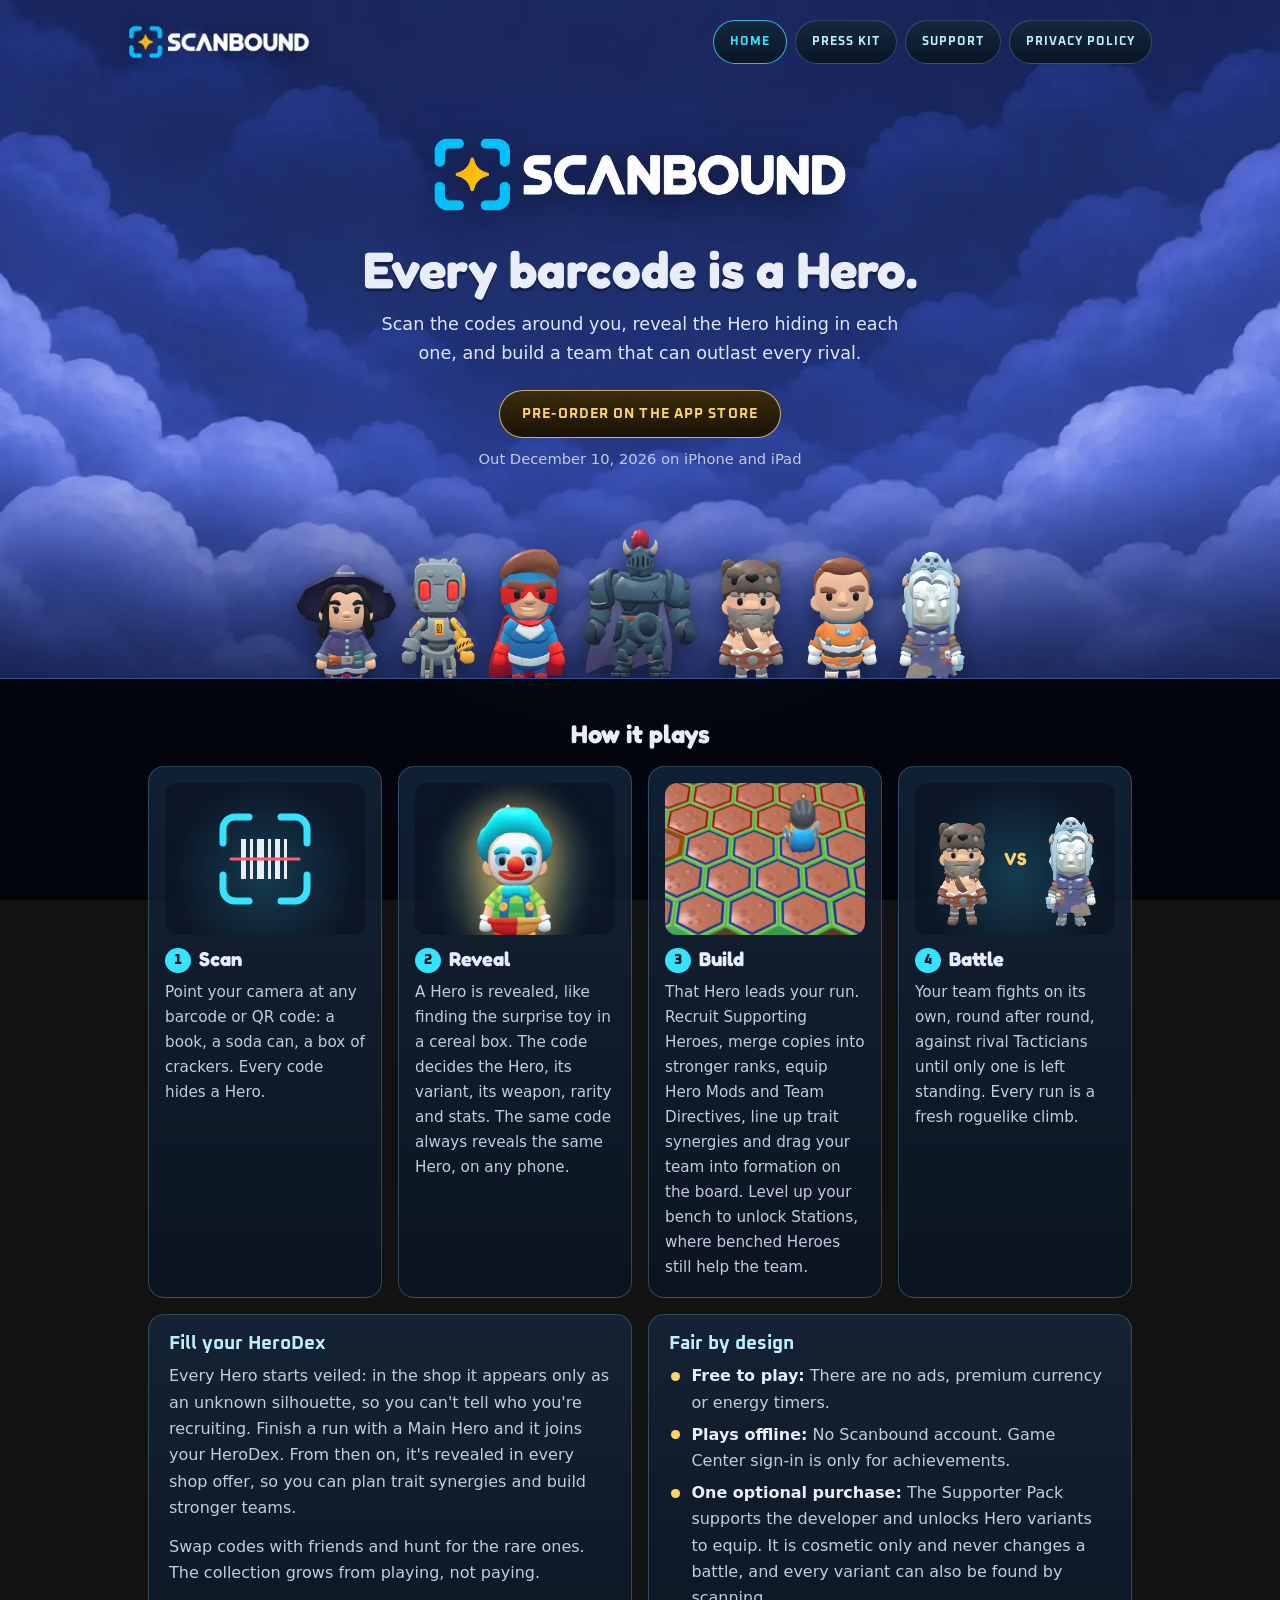
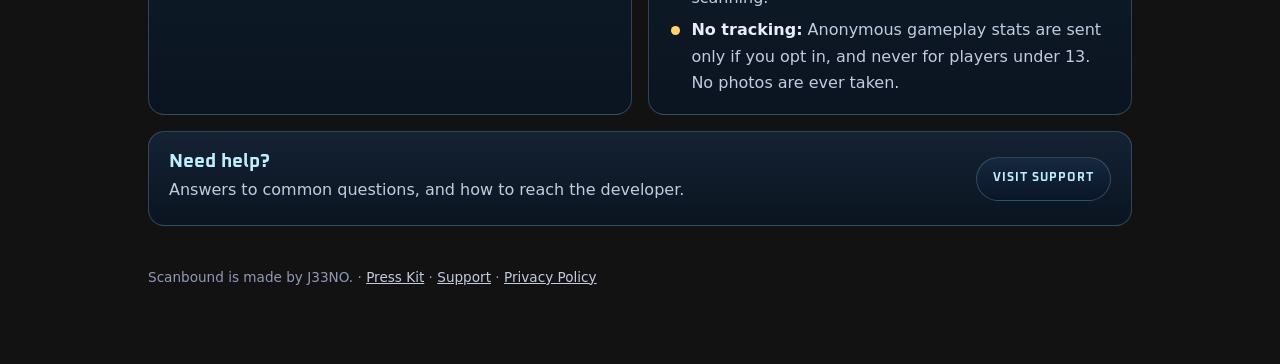
<file: index.html>
<!doctype html>
<html lang="en">
<head>
  <meta charset="utf-8">
  <meta name="viewport" content="width=device-width, initial-scale=1">
  <title>Scanbound</title>
  <meta name="description" content="Scanbound: scan the barcodes around you, reveal Heroes, build a team and battle. Offline, no ads, no tracking.">
  <link rel="icon" href="assets/icon.png">
  <link rel="stylesheet" href="assets/site.css?v=5">
</head>
<body class="home">
  <header class="sky">
    <div class="sky__top">
      <a class="brand" href="./"><img src="assets/logo.webp" width="800" height="144" alt="Scanbound"></a>
      <nav aria-label="Pages">
        <a href="./" aria-current="page">Home</a>
        <a href="press/">Press Kit</a>
        <a href="support/">Support</a>
        <a href="privacy/">Privacy Policy</a>
      </nav>
    </div>

    <div class="sky__title">
      <img class="sky__logo" src="assets/logo.webp" width="800" height="144" alt="Scanbound">
      <h1>Every barcode is a Hero.</h1>
      <p>Scan the codes around you, reveal the Hero hiding in each one, and build a team that can outlast every rival.</p>
      <div class="store">
        <a class="button button--store" href="https://apps.apple.com/app/scanbound/id6794555263">Pre-order on the App Store</a>
        <span>Out December 10, 2026 on iPhone and iPad</span>
      </div>
    </div>

    <div class="lineup" aria-hidden="true">
      <img src="assets/heroes/mage.webp" alt="" class="lineup__hero lineup__hero--edge">
      <img src="assets/heroes/robot.webp" alt="" class="lineup__hero">
      <img src="assets/heroes/superhero.webp" alt="" class="lineup__hero">
      <img src="assets/heroes/black_knight.webp" alt="" class="lineup__hero lineup__hero--lead">
      <img src="assets/heroes/barbarian.webp" alt="" class="lineup__hero">
      <img src="assets/heroes/space_ranger.webp" alt="" class="lineup__hero">
      <img src="assets/heroes/skeleton_necromancer.webp" alt="" class="lineup__hero lineup__hero--edge">
    </div>
  </header>

  <main class="wrap">
    <h2 class="band-title">How it plays</h2>
    <ol class="steps">
      <li class="step">
        <div class="step__art step__art--scan" aria-hidden="true">
          <svg viewBox="0 0 120 120" role="presentation">
            <path d="M18 44V30a12 12 0 0 1 12-12h14M76 18h14a12 12 0 0 1 12 12v14M102 76v14a12 12 0 0 1-12 12H76M44 102H30a12 12 0 0 1-12-12V76" />
            <g class="bars"><rect x="36" y="40" width="5" height="40"/><rect x="45" y="40" width="3" height="40"/><rect x="52" y="40" width="7" height="40"/><rect x="63" y="40" width="3" height="40"/><rect x="70" y="40" width="5" height="40"/><rect x="79" y="40" width="3" height="40"/></g>
            <line class="laser" x1="26" y1="60" x2="94" y2="60" />
          </svg>
        </div>
        <h3>Scan</h3>
        <p>Point your camera at any barcode or QR code: a book, a soda can, a box of crackers. Every code hides a Hero.</p>
      </li>
      <li class="step">
        <div class="step__art step__art--reveal" aria-hidden="true"><img src="assets/heroes/clown.webp" alt=""></div>
        <h3>Reveal</h3>
        <p>A Hero is revealed, like finding the surprise toy in a cereal box. The code decides the Hero, its variant, its weapon, rarity and stats. The same code always reveals the same Hero, on any phone.</p>
      </li>
      <li class="step">
        <div class="step__art step__art--wide"><img src="assets/art/board.webp" alt="" width="960" height="373"></div>
        <h3>Build</h3>
        <p>That Hero leads your run. Recruit Supporting Heroes, merge copies into stronger ranks, equip Hero Mods and Team Directives, line up trait synergies and drag your team into formation on the board. Level up your bench to unlock Stations, where benched Heroes still help the team.</p>
      </li>
      <li class="step">
        <div class="step__art step__art--duel" aria-hidden="true">
          <img src="assets/heroes/barbarian.webp" alt="">
          <span>VS</span>
          <img src="assets/heroes/skeleton_necromancer.webp" alt="">
        </div>
        <h3>Battle</h3>
        <p>Your team fights on its own, round after round, against rival Tacticians until only one is left standing. Every run is a fresh roguelike climb.</p>
      </li>
    </ol>

    <div class="pair">
      <section>
        <h2>Fill your HeroDex</h2>
        <p>Every Hero starts veiled: in the shop it appears only as an unknown silhouette, so you can't tell who you're recruiting. Finish a run with a Main Hero and it joins your HeroDex. From then on, it's revealed in every shop offer, so you can plan trait synergies and build stronger teams.</p>
        <p>Swap codes with friends and hunt for the rare ones. The collection grows from playing, not paying.</p>
      </section>
      <section>
        <h2>Fair by design</h2>
        <ul class="facts">
          <li><strong>Free to play:</strong> There are no ads, premium currency or energy timers.</li>
          <li><strong>Plays offline:</strong> No Scanbound account. Game Center sign-in is only for achievements.</li>
          <li><strong>One optional purchase:</strong> The Supporter Pack supports the developer and unlocks Hero variants to equip. It is cosmetic only and never changes a battle, and every variant can also be found by scanning.</li>
          <li><strong>No tracking:</strong> Anonymous gameplay stats are sent only if you opt in, and never for players under 13. No photos are ever taken.</li>
        </ul>
      </section>
    </div>

    <section class="help">
      <div>
        <h2>Need help?</h2>
        <p>Answers to common questions, and how to reach the developer.</p>
      </div>
      <a class="button" href="support/">Visit Support</a>
    </section>

    <footer>
      <p>Scanbound is made by J33NO. &middot; <a href="press/">Press Kit</a> &middot; <a href="support/">Support</a> &middot; <a href="privacy/">Privacy Policy</a></p>
    </footer>
  </main>
</body>
</html>
</file>
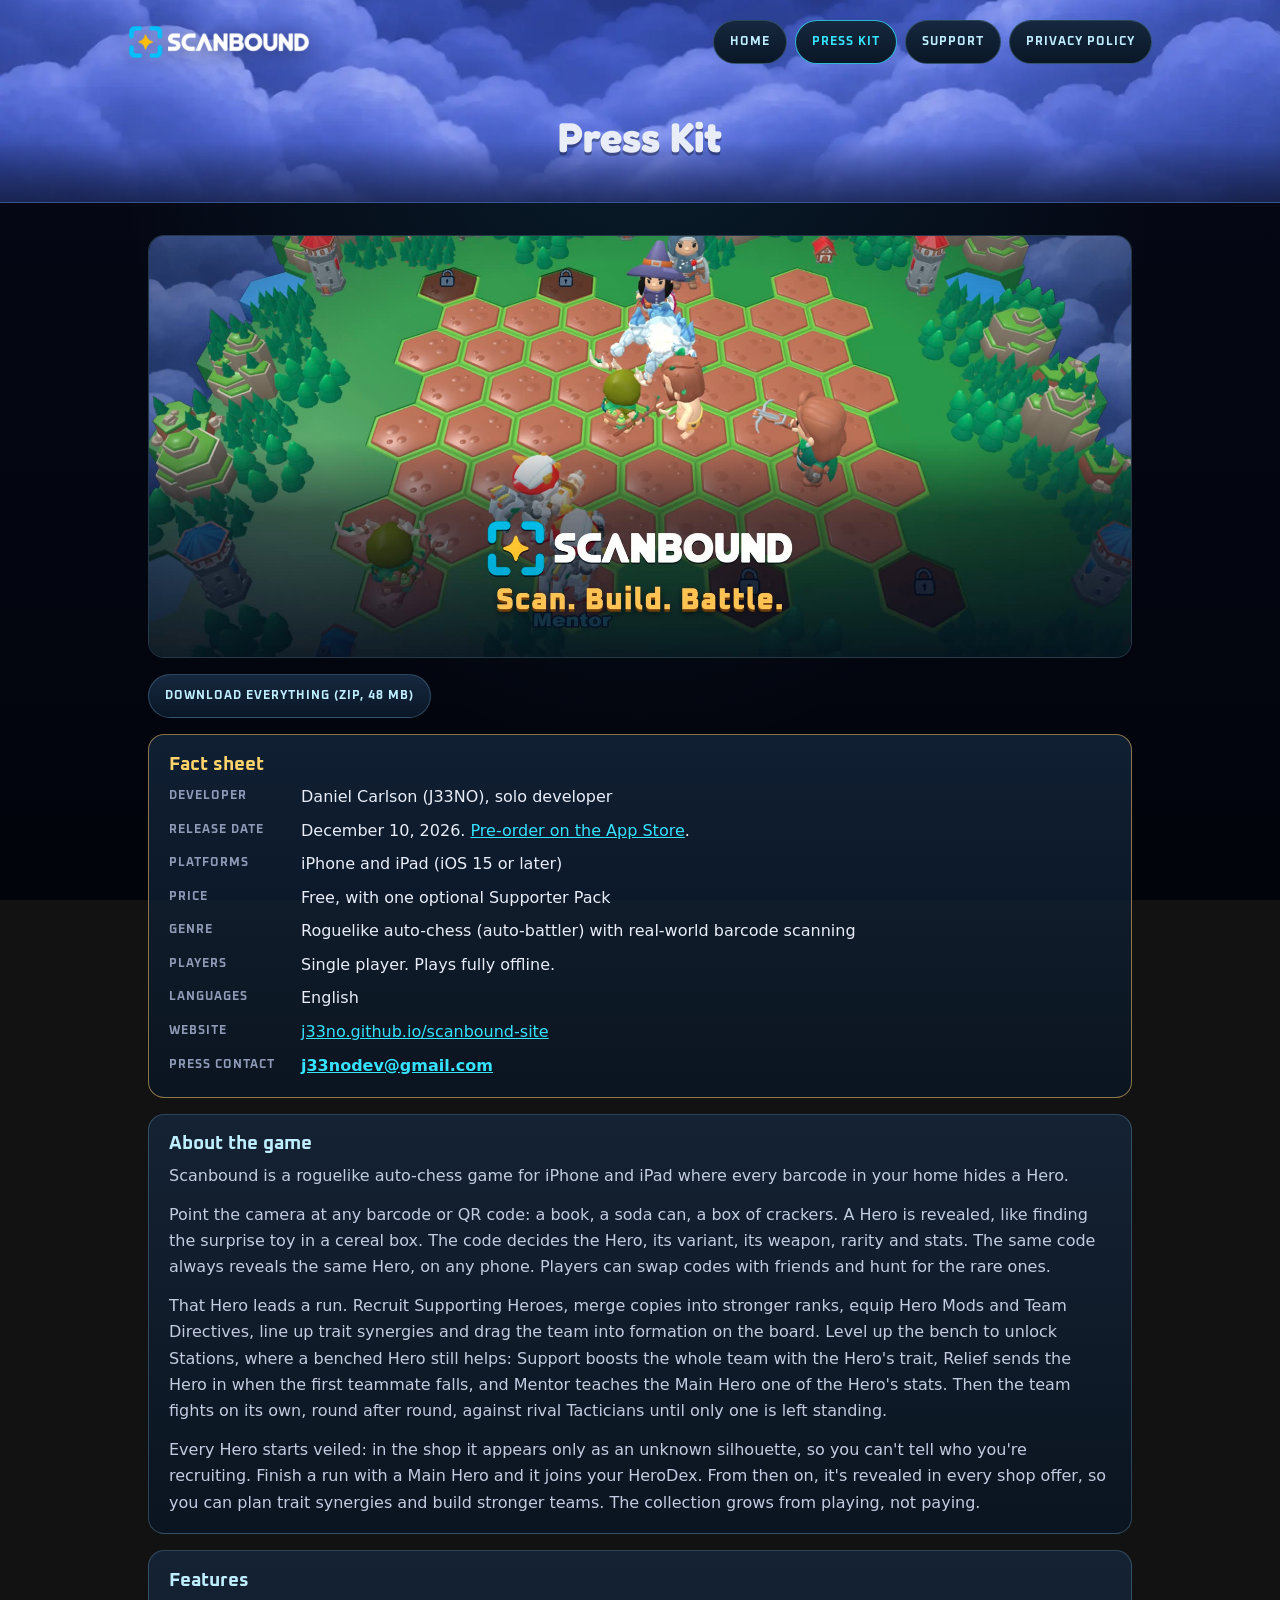
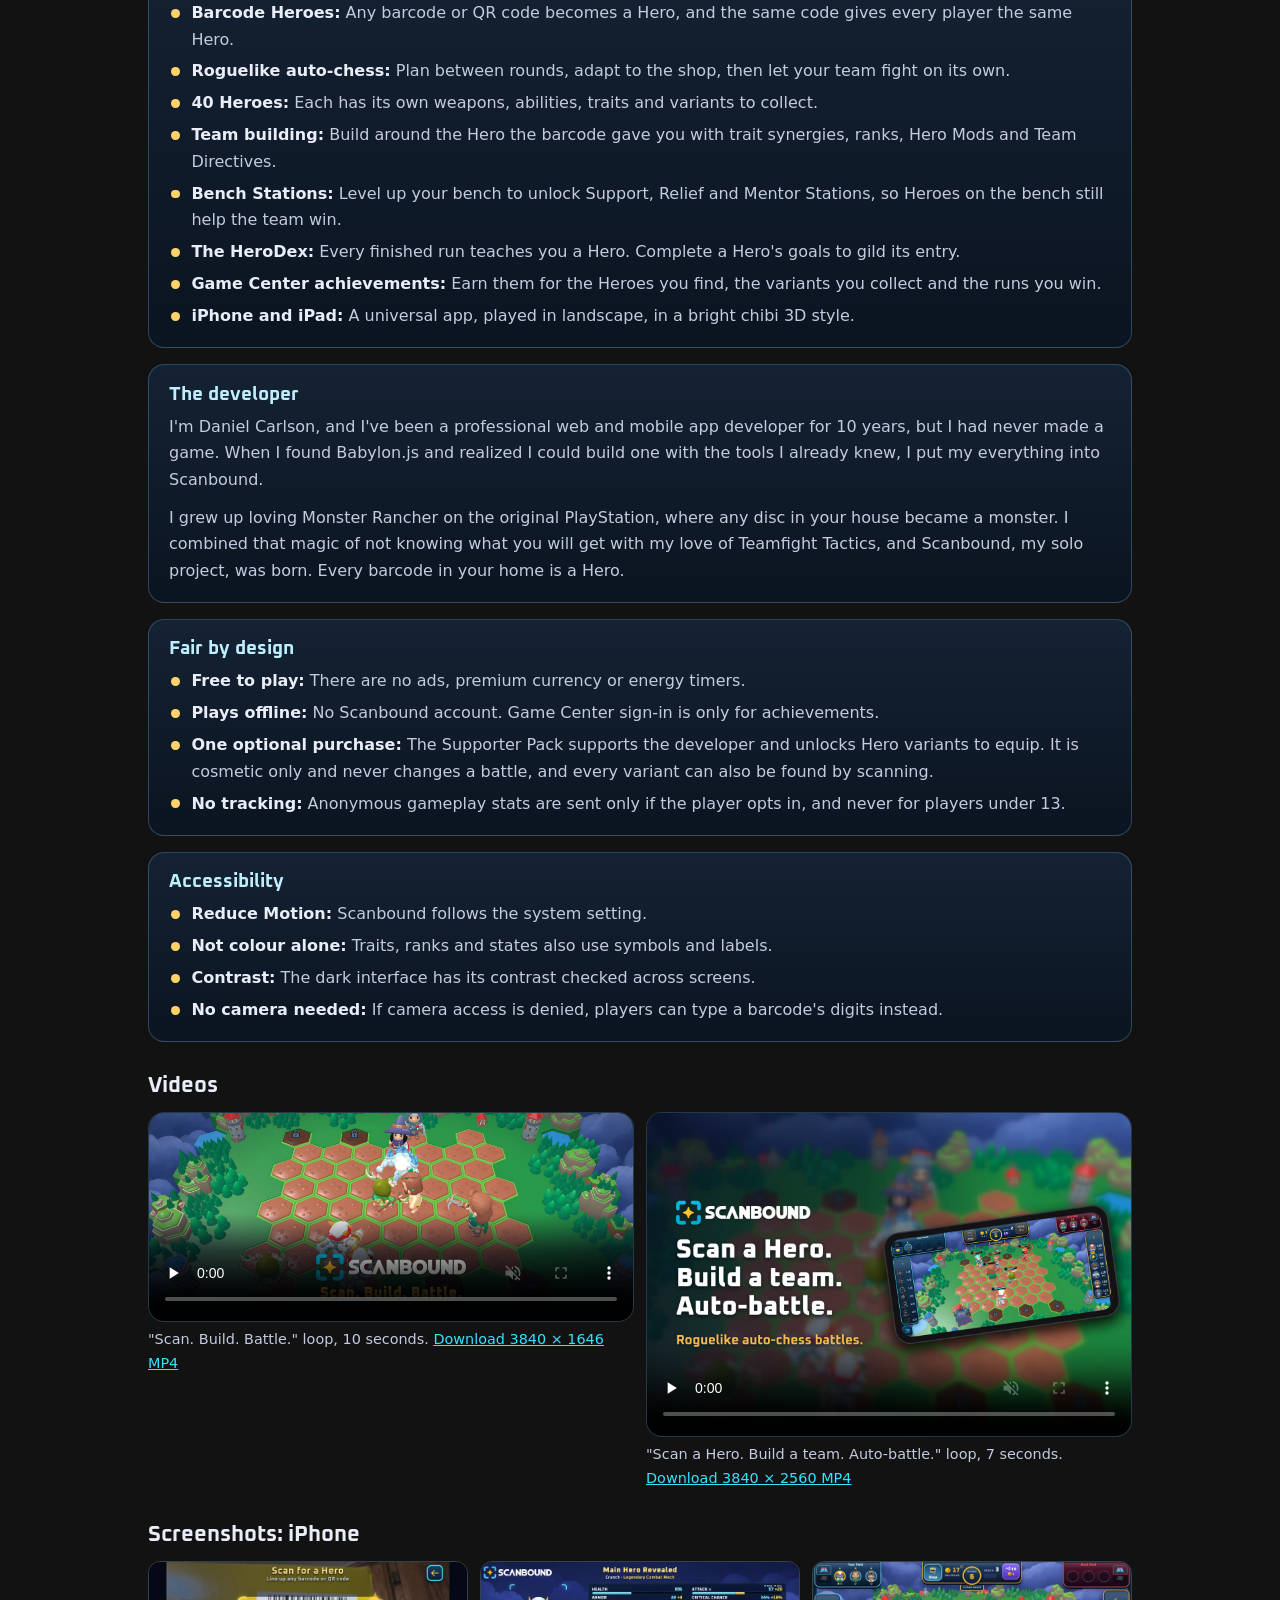
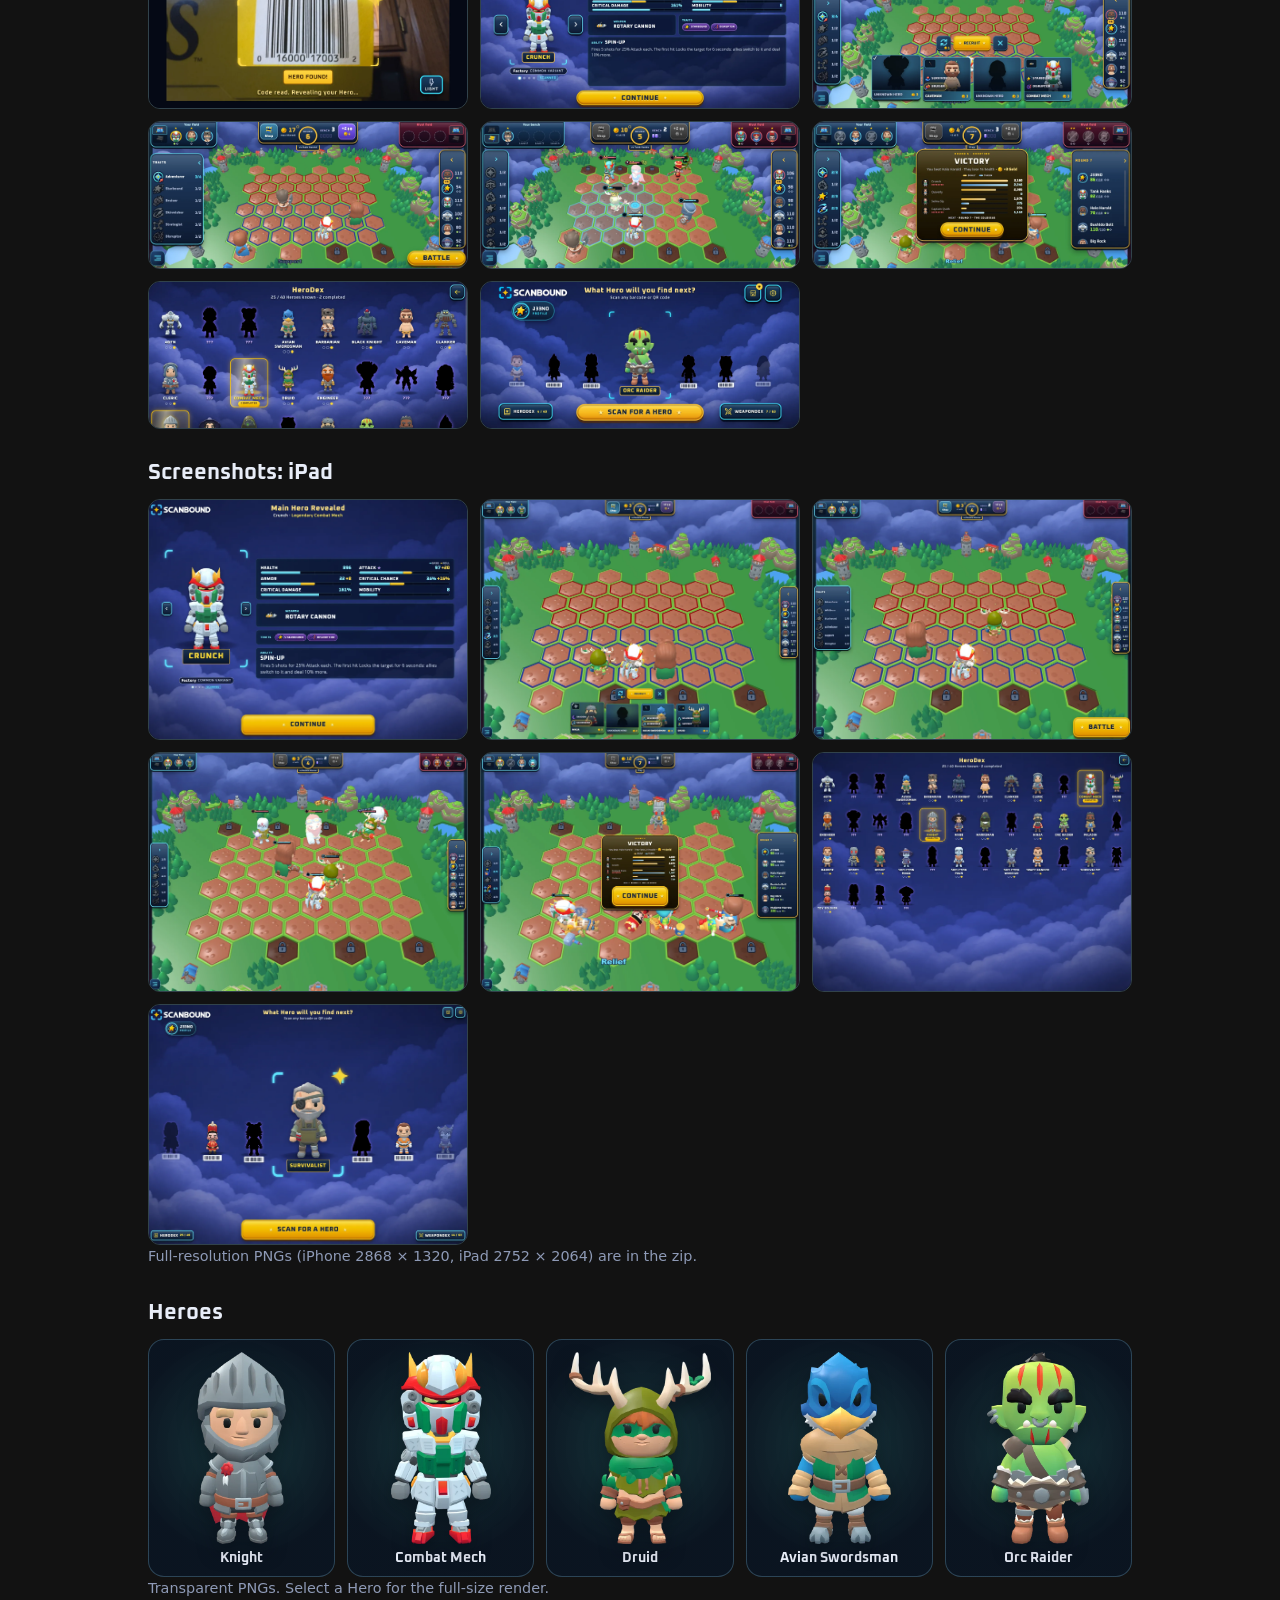
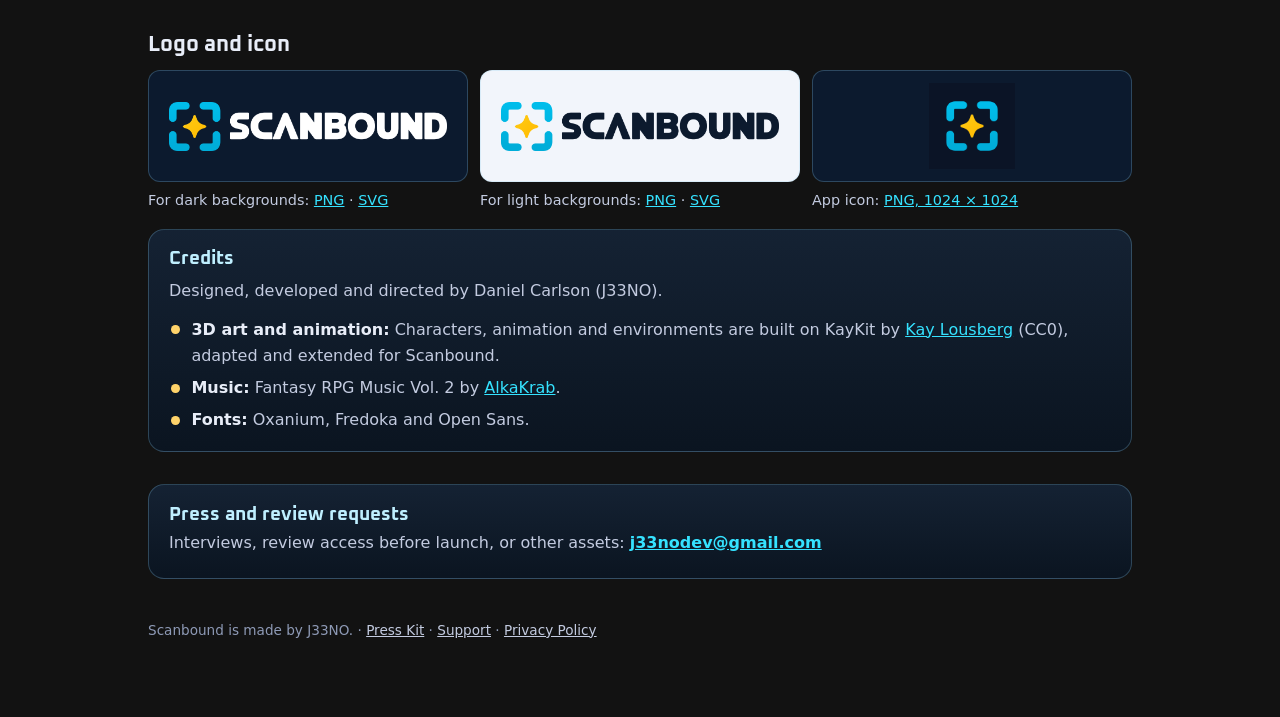
<file: press/index.html>
<!doctype html>
<html lang="en">
<head>
  <meta charset="utf-8">
  <meta name="viewport" content="width=device-width, initial-scale=1">
  <title>Press Kit - Scanbound</title>
  <meta name="description" content="Scanbound press kit: fact sheet, description, developer story, videos, screenshots, Hero art, logos and press contact.">
  <link rel="icon" href="../assets/icon.png">
  <link rel="stylesheet" href="../assets/site.css?v=5">
</head>
<body class="press">
  <header class="sky sky--page">
    <div class="sky__top">
      <a class="brand" href="../"><img src="../assets/logo.webp" width="800" height="144" alt="Scanbound"></a>
      <nav aria-label="Pages">
        <a href="../">Home</a>
        <a href="./" aria-current="page">Press Kit</a>
        <a href="../support/">Support</a>
        <a href="../privacy/">Privacy Policy</a>
      </nav>
    </div>
    <div class="sky__title">
      <h1>Press Kit</h1>
    </div>
  </header>

  <main class="wrap">
    <figure class="feature-video">
      <video src="media/header-loop.mp4" poster="media/header-loop.jpg" width="1920" height="824" autoplay muted loop playsinline preload="metadata" aria-label="Scanbound gameplay: Heroes battling on the board, with the line Scan. Build. Battle."></video>
    </figure>

    <p class="downloads">
      <a class="button" href="https://github.com/J33NO/scanbound-site/releases/download/press-kit/scanbound-press-kit.zip">Download everything (zip, 48 MB)</a>
    </p>

    <section class="summary">
      <h2>Fact sheet</h2>
      <dl class="factsheet">
        <dt>Developer</dt><dd>Daniel Carlson (J33NO), solo developer</dd>
        <dt>Release date</dt><dd>December 10, 2026. <a href="https://apps.apple.com/app/scanbound/id6794555263">Pre-order on the App Store</a>.</dd>
        <dt>Platforms</dt><dd>iPhone and iPad (iOS 15 or later)</dd>
        <dt>Price</dt><dd>Free, with one optional Supporter Pack</dd>
        <dt>Genre</dt><dd>Roguelike auto-chess (auto-battler) with real-world barcode scanning</dd>
        <dt>Players</dt><dd>Single player. Plays fully offline.</dd>
        <dt>Languages</dt><dd>English</dd>
        <dt>Website</dt><dd><a href="https://j33no.github.io/scanbound-site/">j33no.github.io/scanbound-site</a></dd>
        <dt>Press contact</dt><dd><a class="email" href="mailto:j33nodev@gmail.com">j33nodev@gmail.com</a></dd>
      </dl>
    </section>

    <section>
      <h2>About the game</h2>
      <p>Scanbound is a roguelike auto-chess game for iPhone and iPad where every barcode in your home hides a Hero.</p>
      <p>Point the camera at any barcode or QR code: a book, a soda can, a box of crackers. A Hero is revealed, like finding the surprise toy in a cereal box. The code decides the Hero, its variant, its weapon, rarity and stats. The same code always reveals the same Hero, on any phone. Players can swap codes with friends and hunt for the rare ones.</p>
      <p>That Hero leads a run. Recruit Supporting Heroes, merge copies into stronger ranks, equip Hero Mods and Team Directives, line up trait synergies and drag the team into formation on the board. Level up the bench to unlock Stations, where a benched Hero still helps: Support boosts the whole team with the Hero's trait, Relief sends the Hero in when the first teammate falls, and Mentor teaches the Main Hero one of the Hero's stats. Then the team fights on its own, round after round, against rival Tacticians until only one is left standing.</p>
      <p>Every Hero starts veiled: in the shop it appears only as an unknown silhouette, so you can't tell who you're recruiting. Finish a run with a Main Hero and it joins your HeroDex. From then on, it's revealed in every shop offer, so you can plan trait synergies and build stronger teams. The collection grows from playing, not paying.</p>
    </section>

    <section>
      <h2>Features</h2>
      <ul class="facts">
        <li><strong>Barcode Heroes:</strong> Any barcode or QR code becomes a Hero, and the same code gives every player the same Hero.</li>
        <li><strong>Roguelike auto-chess:</strong> Plan between rounds, adapt to the shop, then let your team fight on its own.</li>
        <li><strong>40 Heroes:</strong> Each has its own weapons, abilities, traits and variants to collect.</li>
        <li><strong>Team building:</strong> Build around the Hero the barcode gave you with trait synergies, ranks, Hero Mods and Team Directives.</li>
        <li><strong>Bench Stations:</strong> Level up your bench to unlock Support, Relief and Mentor Stations, so Heroes on the bench still help the team win.</li>
        <li><strong>The HeroDex:</strong> Every finished run teaches you a Hero. Complete a Hero's goals to gild its entry.</li>
        <li><strong>Game Center achievements:</strong> Earn them for the Heroes you find, the variants you collect and the runs you win.</li>
        <li><strong>iPhone and iPad:</strong> A universal app, played in landscape, in a bright chibi 3D style.</li>
      </ul>
    </section>

    <section>
      <h2>The developer</h2>
      <p>I'm Daniel Carlson, and I've been a professional web and mobile app developer for 10 years, but I had never made a game. When I found Babylon.js and realized I could build one with the tools I already knew, I put my everything into Scanbound.</p>
      <p>I grew up loving Monster Rancher on the original PlayStation, where any disc in your house became a monster. I combined that magic of not knowing what you will get with my love of Teamfight Tactics, and Scanbound, my solo project, was born. Every barcode in your home is a Hero.</p>
    </section>

    <section>
      <h2>Fair by design</h2>
      <ul class="facts">
        <li><strong>Free to play:</strong> There are no ads, premium currency or energy timers.</li>
        <li><strong>Plays offline:</strong> No Scanbound account. Game Center sign-in is only for achievements.</li>
        <li><strong>One optional purchase:</strong> The Supporter Pack supports the developer and unlocks Hero variants to equip. It is cosmetic only and never changes a battle, and every variant can also be found by scanning.</li>
        <li><strong>No tracking:</strong> Anonymous gameplay stats are sent only if the player opts in, and never for players under 13.</li>
      </ul>
    </section>

    <section>
      <h2>Accessibility</h2>
      <ul class="facts">
        <li><strong>Reduce Motion:</strong> Scanbound follows the system setting.</li>
        <li><strong>Not colour alone:</strong> Traits, ranks and states also use symbols and labels.</li>
        <li><strong>Contrast:</strong> The dark interface has its contrast checked across screens.</li>
        <li><strong>No camera needed:</strong> If camera access is denied, players can type a barcode's digits instead.</li>
      </ul>
    </section>

    <h2 class="kit-title">Videos</h2>
    <div class="media-grid media-grid--two">
      <figure>
        <video src="media/header-loop.mp4" poster="media/header-loop.jpg" width="1920" height="824" controls muted loop playsinline preload="none"></video>
        <figcaption>"Scan. Build. Battle." loop, 10 seconds. <a href="https://github.com/J33NO/scanbound-site/releases/download/press-kit/Scanbound-Header-Video-3840x1646.mp4">Download 3840 &times; 1646 MP4</a></figcaption>
      </figure>
      <figure>
        <video src="media/search-loop.mp4" poster="media/search-loop.jpg" width="1440" height="960" controls muted loop playsinline preload="none"></video>
        <figcaption>"Scan a Hero. Build a team. Auto-battle." loop, 7 seconds. <a href="https://github.com/J33NO/scanbound-site/releases/download/press-kit/Scanbound-Search-Video-3840x2560.mp4">Download 3840 &times; 2560 MP4</a></figcaption>
      </figure>
    </div>

    <h2 class="kit-title">Screenshots: iPhone</h2>
    <div class="media-grid">
      <a href="media/shots/iphone-01-scan.webp"><img src="media/shots/iphone-01-scan.webp" width="1600" height="736" loading="lazy" alt="Scanning a product barcode: Hero found"></a>
      <a href="media/shots/iphone-02-reveal.webp"><img src="media/shots/iphone-02-reveal.webp" width="1600" height="736" loading="lazy" alt="A Hero revealed from the scan, with its stats"></a>
      <a href="media/shots/iphone-03-shop-veiled.webp"><img src="media/shots/iphone-03-shop-veiled.webp" width="1600" height="736" loading="lazy" alt="The shop between rounds"></a>
      <a href="media/shots/iphone-04-team-traits.webp"><img src="media/shots/iphone-04-team-traits.webp" width="1600" height="736" loading="lazy" alt="The team in formation with trait synergies"></a>
      <a href="media/shots/iphone-05-battle.webp"><img src="media/shots/iphone-05-battle.webp" width="1600" height="736" loading="lazy" alt="An auto-chess battle on the hex board"></a>
      <a href="media/shots/iphone-06-victory.webp"><img src="media/shots/iphone-06-victory.webp" width="1600" height="736" loading="lazy" alt="Victory screen"></a>
      <a href="media/shots/iphone-07-herodex.webp"><img src="media/shots/iphone-07-herodex.webp" width="1600" height="736" loading="lazy" alt="The HeroDex"></a>
      <a href="media/shots/iphone-08-home.webp"><img src="media/shots/iphone-08-home.webp" width="1600" height="736" loading="lazy" alt="The home screen"></a>
    </div>

    <h2 class="kit-title">Screenshots: iPad</h2>
    <div class="media-grid">
      <a href="media/shots/ipad-02-reveal.webp"><img src="media/shots/ipad-02-reveal.webp" width="1400" height="1050" loading="lazy" alt="A Hero revealed on iPad"></a>
      <a href="media/shots/ipad-03-shop-veiled.webp"><img src="media/shots/ipad-03-shop-veiled.webp" width="1400" height="1050" loading="lazy" alt="The shop on iPad"></a>
      <a href="media/shots/ipad-04-team-traits.webp"><img src="media/shots/ipad-04-team-traits.webp" width="1400" height="1050" loading="lazy" alt="Team and traits on iPad"></a>
      <a href="media/shots/ipad-05-battle.webp"><img src="media/shots/ipad-05-battle.webp" width="1400" height="1050" loading="lazy" alt="A battle on iPad"></a>
      <a href="media/shots/ipad-06-victory.webp"><img src="media/shots/ipad-06-victory.webp" width="1400" height="1050" loading="lazy" alt="Victory on iPad"></a>
      <a href="media/shots/ipad-07-herodex.webp"><img src="media/shots/ipad-07-herodex.webp" width="1400" height="1050" loading="lazy" alt="The HeroDex on iPad"></a>
      <a href="media/shots/ipad-08-home.webp"><img src="media/shots/ipad-08-home.webp" width="1400" height="1050" loading="lazy" alt="The home screen on iPad"></a>
    </div>
    <p class="meta">Full-resolution PNGs (iPhone 2868 &times; 1320, iPad 2752 &times; 2064) are in the zip.</p>

    <h2 class="kit-title">Heroes</h2>
    <div class="media-grid media-grid--heroes">
      <a href="media/heroes/knight.png"><img src="media/heroes/knight-thumb.webp" loading="lazy" alt="Knight"><span>Knight</span></a>
      <a href="media/heroes/combat_mech.png"><img src="media/heroes/combat_mech-thumb.webp" loading="lazy" alt="Combat Mech"><span>Combat Mech</span></a>
      <a href="media/heroes/druid.png"><img src="media/heroes/druid-thumb.webp" loading="lazy" alt="Druid"><span>Druid</span></a>
      <a href="media/heroes/avian_swordsman.png"><img src="media/heroes/avian_swordsman-thumb.webp" loading="lazy" alt="Avian Swordsman"><span>Avian Swordsman</span></a>
      <a href="media/heroes/orc_raider.png"><img src="media/heroes/orc_raider-thumb.webp" loading="lazy" alt="Orc Raider"><span>Orc Raider</span></a>
    </div>
    <p class="meta">Transparent PNGs. Select a Hero for the full-size render.</p>

    <h2 class="kit-title">Logo and icon</h2>
    <div class="media-grid media-grid--brand">
      <figure class="swatch swatch--dark">
        <img src="media/brand/scanbound-logo-white-text.png" width="3922" height="696" loading="lazy" alt="Scanbound logo, white text">
        <figcaption>For dark backgrounds: <a href="media/brand/scanbound-logo-white-text.png">PNG</a> &middot; <a href="media/brand/scanbound-logo-white-text.svg">SVG</a></figcaption>
      </figure>
      <figure class="swatch swatch--light">
        <img src="media/brand/scanbound-logo-dark-text.png" width="3922" height="696" loading="lazy" alt="Scanbound logo, dark text">
        <figcaption>For light backgrounds: <a href="media/brand/scanbound-logo-dark-text.png">PNG</a> &middot; <a href="media/brand/scanbound-logo-dark-text.svg">SVG</a></figcaption>
      </figure>
      <figure class="swatch swatch--icon">
        <img src="media/brand/scanbound-icon-1024.png" width="1024" height="1024" loading="lazy" alt="Scanbound app icon">
        <figcaption>App icon: <a href="media/brand/scanbound-icon-1024.png">PNG, 1024 &times; 1024</a></figcaption>
      </figure>
    </div>

    <section>
      <h2>Credits</h2>
      <p>Designed, developed and directed by Daniel Carlson (J33NO).</p>
      <ul class="facts">
        <li><strong>3D art and animation:</strong> Characters, animation and environments are built on KayKit by <a href="https://www.kaylousberg.com" rel="noopener">Kay Lousberg</a> (CC0), adapted and extended for Scanbound.</li>
        <li><strong>Music:</strong> Fantasy RPG Music Vol. 2 by <a href="https://alkakrab.itch.io/" rel="noopener">AlkaKrab</a>.</li>
        <li><strong>Fonts:</strong> Oxanium, Fredoka and Open Sans.</li>
      </ul>
    </section>

    <section class="help">
      <div>
        <h2>Press and review requests</h2>
        <p>Interviews, review access before launch, or other assets: <a class="email" href="mailto:j33nodev@gmail.com">j33nodev@gmail.com</a></p>
      </div>
    </section>

    <footer>
      <p>Scanbound is made by J33NO. &middot; <a href="../press/">Press Kit</a> &middot; <a href="../support/">Support</a> &middot; <a href="../privacy/">Privacy Policy</a></p>
    </footer>
  </main>
  <script>
    // Respect Reduce Motion: the banner loop does not play on its own.
    if (matchMedia("(prefers-reduced-motion: reduce)").matches) {
      const v = document.querySelector(".feature-video video");
      v.removeAttribute("autoplay"); v.pause(); v.controls = true;
    }
  </script>
</body>
</html>
</file>
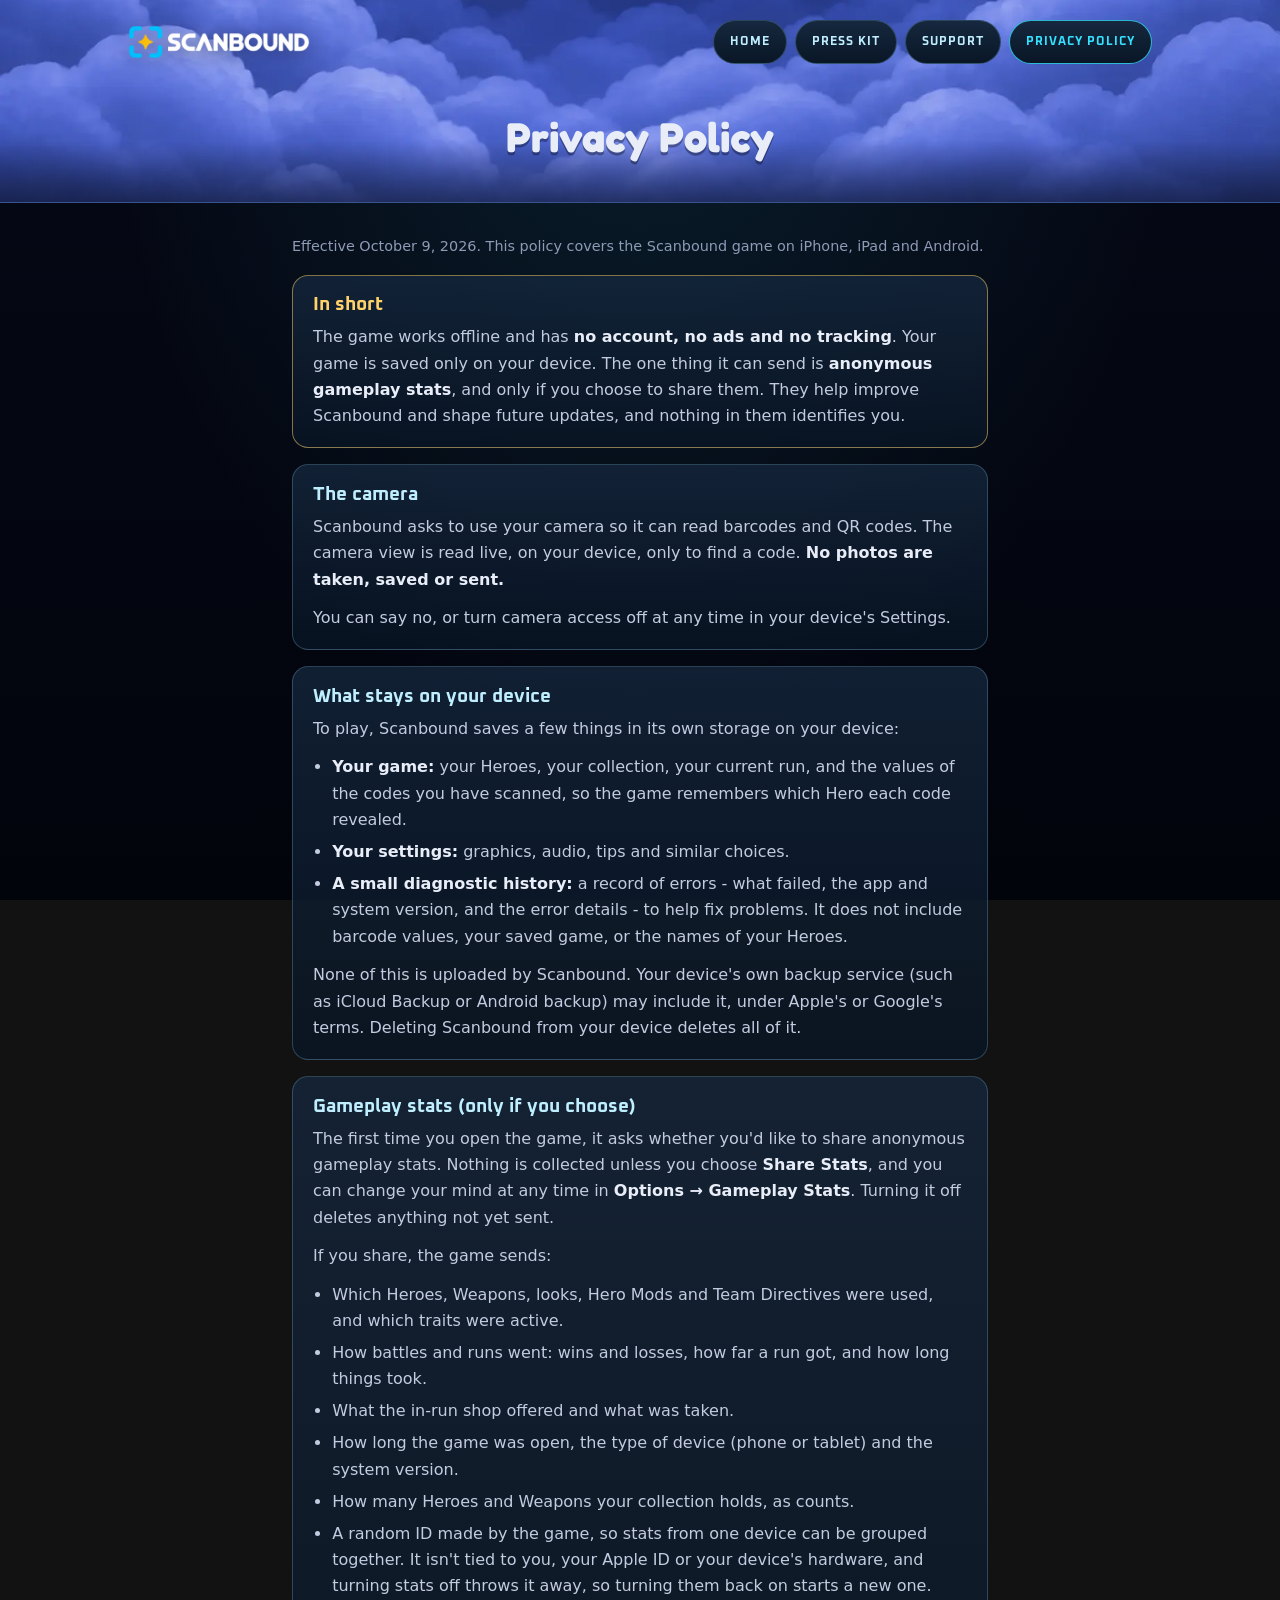
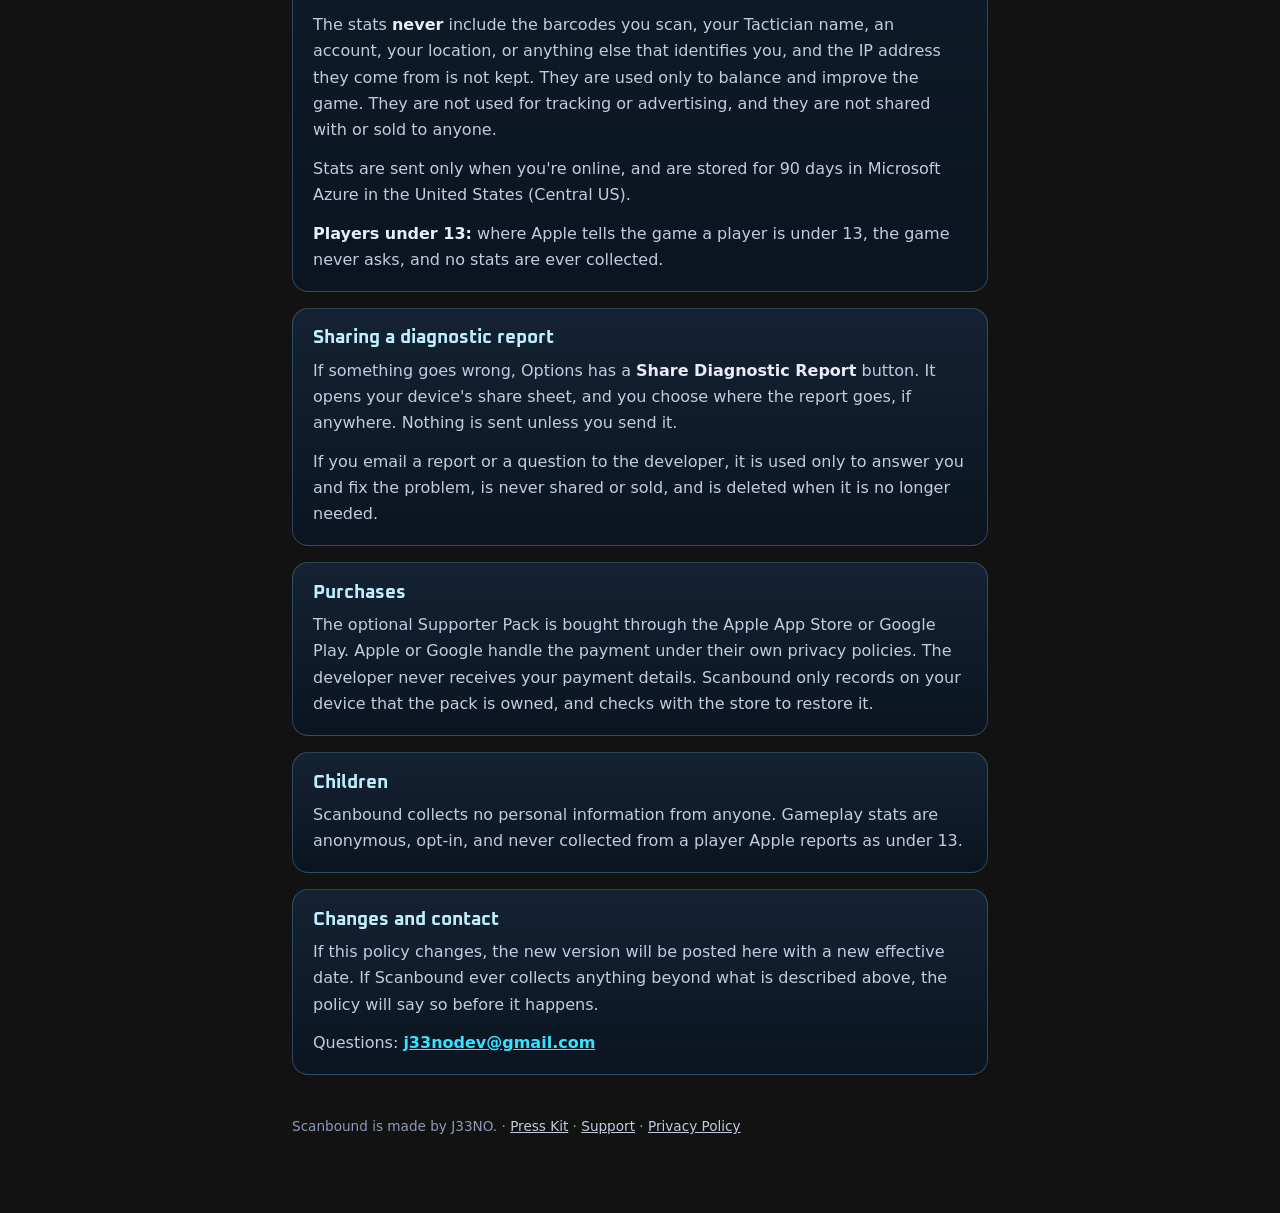
<file: privacy/index.html>
<!doctype html>
<html lang="en">
<head>
  <meta charset="utf-8">
  <meta name="viewport" content="width=device-width, initial-scale=1">
  <title>Privacy Policy - Scanbound</title>
  <meta name="description" content="Scanbound has no account, no ads and no tracking. Anonymous gameplay stats are shared only if you choose.">
  <link rel="icon" href="../assets/icon.png">
  <link rel="stylesheet" href="../assets/site.css?v=5">
</head>
<body>
  <header class="sky sky--page">
    <div class="sky__top">
      <a class="brand" href="../"><img src="../assets/logo.webp" width="800" height="144" alt="Scanbound"></a>
      <nav aria-label="Pages">
        <a href="../">Home</a>
        <a href="../press/">Press Kit</a>
        <a href="../support/">Support</a>
        <a href="./" aria-current="page">Privacy Policy</a>
      </nav>
    </div>
    <div class="sky__title">
      <h1>Privacy Policy</h1>
    </div>
  </header>

  <main class="wrap">
    <p class="meta">Effective October 9, 2026. This policy covers the Scanbound game on iPhone, iPad and Android.</p>
    <section class="summary">
      <h2>In short</h2>
      <p>The game works offline and has <strong>no account, no ads and no tracking</strong>. Your game is saved only on your device. The one thing it can send is <strong>anonymous gameplay stats</strong>, and only if you choose to share them. They help improve Scanbound and shape future updates, and nothing in them identifies you.</p>
    </section>

    <section>
      <h2>The camera</h2>
      <p>Scanbound asks to use your camera so it can read barcodes and QR codes. The camera view is read live, on your device, only to find a code. <strong>No photos are taken, saved or sent.</strong></p>
      <p>You can say no, or turn camera access off at any time in your device's Settings.</p>
    </section>

    <section>
      <h2>What stays on your device</h2>
      <p>To play, Scanbound saves a few things in its own storage on your device:</p>
      <ul>
        <li><strong>Your game:</strong> your Heroes, your collection, your current run, and the values of the codes you have scanned, so the game remembers which Hero each code revealed.</li>
        <li><strong>Your settings:</strong> graphics, audio, tips and similar choices.</li>
        <li><strong>A small diagnostic history:</strong> a record of errors - what failed, the app and system version, and the error details - to help fix problems. It does not include barcode values, your saved game, or the names of your Heroes.</li>
      </ul>
      <p>None of this is uploaded by Scanbound. Your device's own backup service (such as iCloud Backup or Android backup) may include it, under Apple's or Google's terms. Deleting Scanbound from your device deletes all of it.</p>
    </section>

    <section>
      <h2>Gameplay stats (only if you choose)</h2>
      <p>The first time you open the game, it asks whether you'd like to share anonymous gameplay stats. Nothing is collected unless you choose <strong>Share Stats</strong>, and you can change your mind at any time in <strong>Options &rarr; Gameplay Stats</strong>. Turning it off deletes anything not yet sent.</p>
      <p>If you share, the game sends:</p>
      <ul>
        <li>Which Heroes, Weapons, looks, Hero Mods and Team Directives were used, and which traits were active.</li>
        <li>How battles and runs went: wins and losses, how far a run got, and how long things took.</li>
        <li>What the in-run shop offered and what was taken.</li>
        <li>How long the game was open, the type of device (phone or tablet) and the system version.</li>
        <li>How many Heroes and Weapons your collection holds, as counts.</li>
        <li>A random ID made by the game, so stats from one device can be grouped together. It isn't tied to you, your Apple ID or your device's hardware, and turning stats off throws it away, so turning them back on starts a new one.</li>
      </ul>
      <p>The stats <strong>never</strong> include the barcodes you scan, your Tactician name, an account, your location, or anything else that identifies you, and the IP address they come from is not kept. They are used only to balance and improve the game. They are not used for tracking or advertising, and they are not shared with or sold to anyone.</p>
      <p>Stats are sent only when you're online, and are stored for 90 days in Microsoft Azure in the United States (Central US).</p>
      <p><strong>Players under 13:</strong> where Apple tells the game a player is under 13, the game never asks, and no stats are ever collected.</p>
    </section>

    <section>
      <h2>Sharing a diagnostic report</h2>
      <p>If something goes wrong, Options has a <strong>Share Diagnostic Report</strong> button. It opens your device's share sheet, and you choose where the report goes, if anywhere. Nothing is sent unless you send it.</p>
      <p>If you email a report or a question to the developer, it is used only to answer you and fix the problem, is never shared or sold, and is deleted when it is no longer needed.</p>
    </section>

    <section>
      <h2>Purchases</h2>
      <p>The optional Supporter Pack is bought through the Apple App Store or Google Play. Apple or Google handle the payment under their own privacy policies. The developer never receives your payment details. Scanbound only records on your device that the pack is owned, and checks with the store to restore it.</p>
    </section>

    <section>
      <h2>Children</h2>
      <p>Scanbound collects no personal information from anyone. Gameplay stats are anonymous, opt-in, and never collected from a player Apple reports as under 13.</p>
    </section>

    <section>
      <h2>Changes and contact</h2>
      <p>If this policy changes, the new version will be posted here with a new effective date. If Scanbound ever collects anything beyond what is described above, the policy will say so before it happens.</p>
      <p>Questions: <a class="email" href="mailto:j33nodev@gmail.com">j33nodev@gmail.com</a></p>
    </section>

    <footer>
      <p>Scanbound is made by J33NO. &middot; <a href="../press/">Press Kit</a> &middot; <a href="../support/">Support</a> &middot; <a href="../privacy/">Privacy Policy</a></p>
    </footer>
  </main>
</body>
</html>
</file>
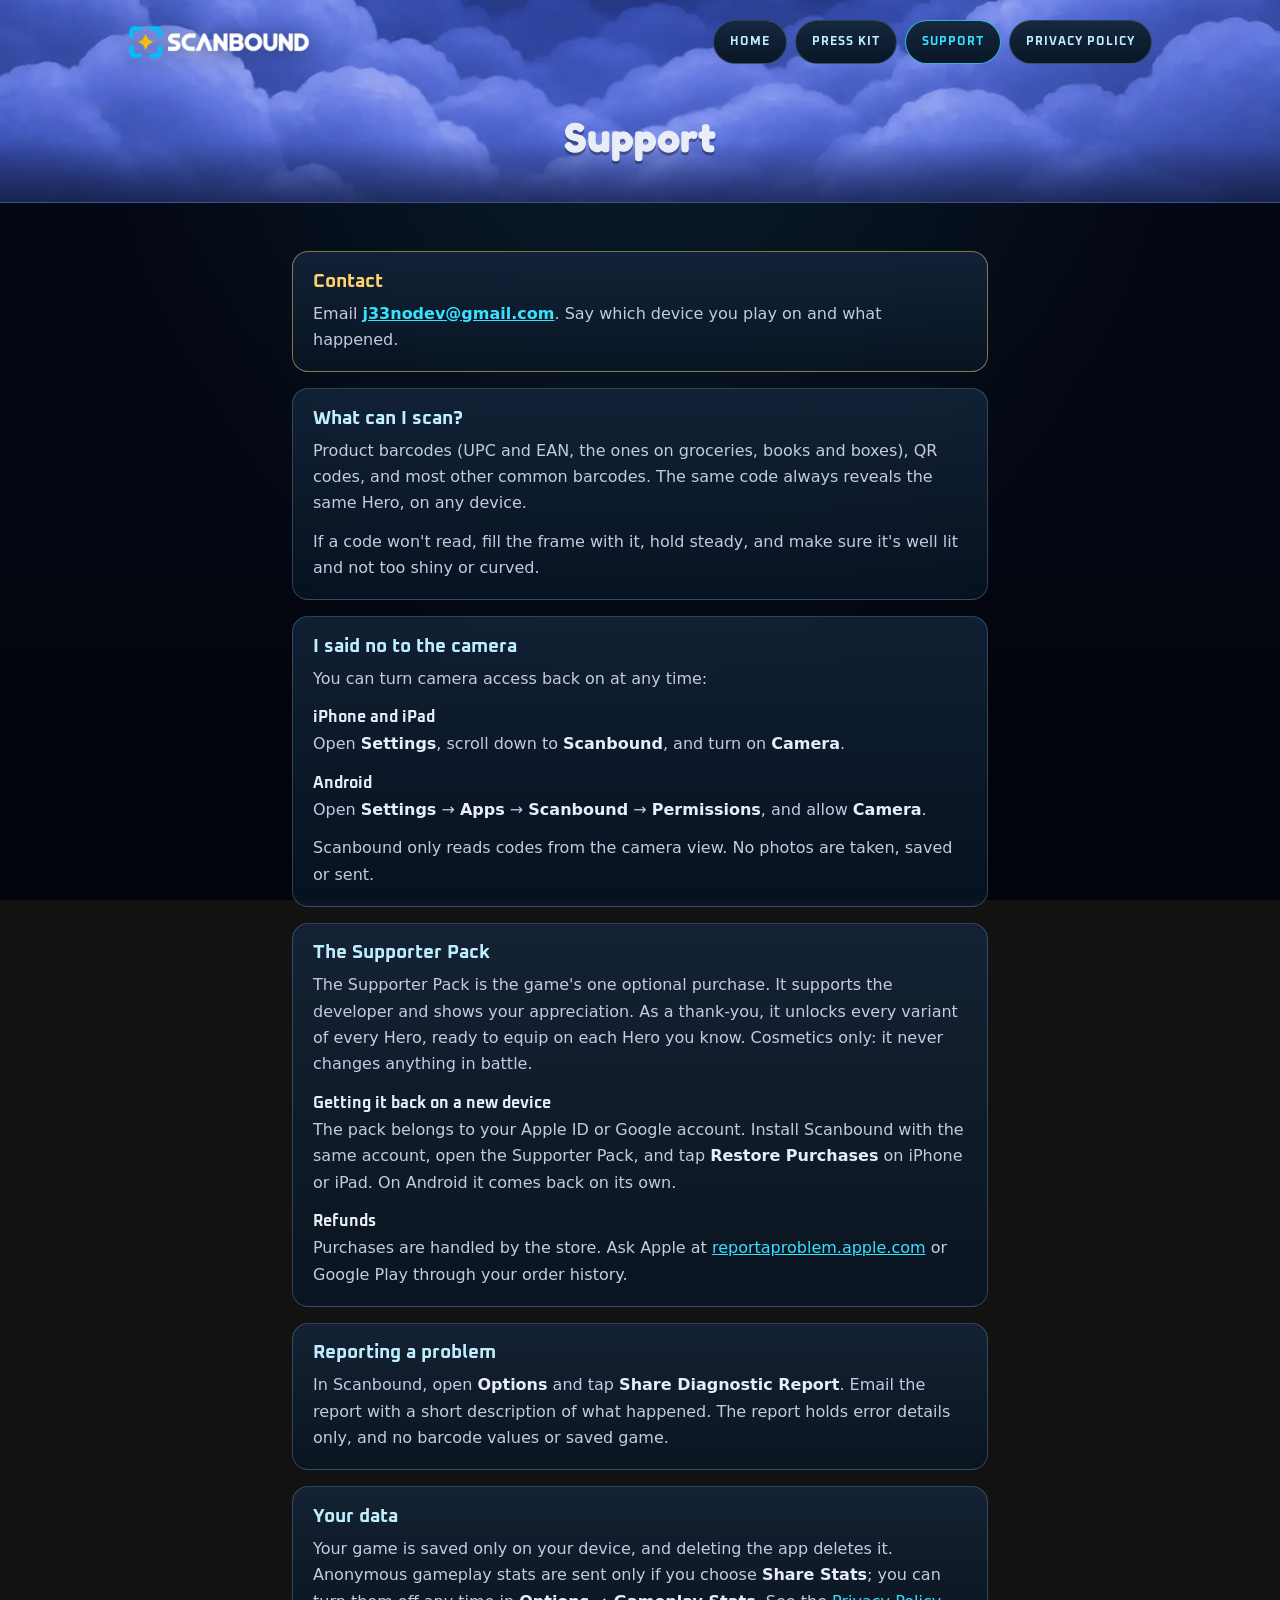
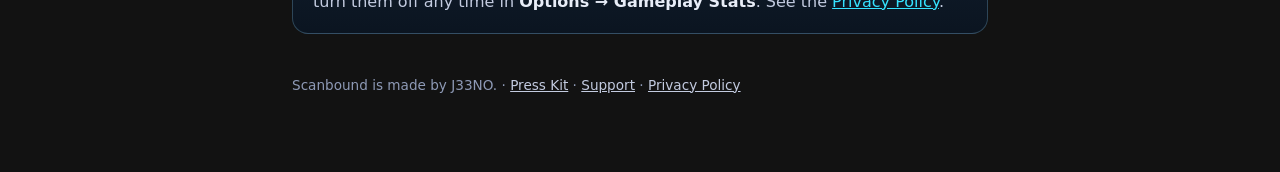
<file: support/index.html>
<!doctype html>
<html lang="en">
<head>
  <meta charset="utf-8">
  <meta name="viewport" content="width=device-width, initial-scale=1">
  <title>Support - Scanbound</title>
  <meta name="description" content="Help with Scanbound: scanning, camera access, the Supporter Pack, and how to contact the developer.">
  <link rel="icon" href="../assets/icon.png">
  <link rel="stylesheet" href="../assets/site.css?v=5">
</head>
<body>
  <header class="sky sky--page">
    <div class="sky__top">
      <a class="brand" href="../"><img src="../assets/logo.webp" width="800" height="144" alt="Scanbound"></a>
      <nav aria-label="Pages">
        <a href="../">Home</a>
        <a href="../press/">Press Kit</a>
        <a href="./" aria-current="page">Support</a>
        <a href="../privacy/">Privacy Policy</a>
      </nav>
    </div>
    <div class="sky__title">
      <h1>Support</h1>
    </div>
  </header>

  <main class="wrap">
    <section class="summary">
      <h2>Contact</h2>
      <p>Email <a class="email" href="mailto:j33nodev@gmail.com">j33nodev@gmail.com</a>. Say which device you play on and what happened.</p>
    </section>

    <section>
      <h2>What can I scan?</h2>
      <p>Product barcodes (UPC and EAN, the ones on groceries, books and boxes), QR codes, and most other common barcodes. The same code always reveals the same Hero, on any device.</p>
      <p>If a code won't read, fill the frame with it, hold steady, and make sure it's well lit and not too shiny or curved.</p>
    </section>

    <section>
      <h2>I said no to the camera</h2>
      <p>You can turn camera access back on at any time:</p>
      <h3>iPhone and iPad</h3>
      <p>Open <strong>Settings</strong>, scroll down to <strong>Scanbound</strong>, and turn on <strong>Camera</strong>.</p>
      <h3>Android</h3>
      <p>Open <strong>Settings</strong> &rarr; <strong>Apps</strong> &rarr; <strong>Scanbound</strong> &rarr; <strong>Permissions</strong>, and allow <strong>Camera</strong>.</p>
      <p>Scanbound only reads codes from the camera view. No photos are taken, saved or sent.</p>
    </section>

    <section>
      <h2>The Supporter Pack</h2>
      <p>The Supporter Pack is the game's one optional purchase. It supports the developer and shows your appreciation. As a thank-you, it unlocks every variant of every Hero, ready to equip on each Hero you know. Cosmetics only: it never changes anything in battle.</p>
      <h3>Getting it back on a new device</h3>
      <p>The pack belongs to your Apple ID or Google account. Install Scanbound with the same account, open the Supporter Pack, and tap <strong>Restore Purchases</strong> on iPhone or iPad. On Android it comes back on its own.</p>
      <h3>Refunds</h3>
      <p>Purchases are handled by the store. Ask Apple at <a href="https://reportaproblem.apple.com" rel="noopener">reportaproblem.apple.com</a> or Google Play through your order history.</p>
    </section>

    <section>
      <h2>Reporting a problem</h2>
      <p>In Scanbound, open <strong>Options</strong> and tap <strong>Share Diagnostic Report</strong>. Email the report with a short description of what happened. The report holds error details only, and no barcode values or saved game.</p>
    </section>

    <section>
      <h2>Your data</h2>
      <p>Your game is saved only on your device, and deleting the app deletes it. Anonymous gameplay stats are sent only if you choose <strong>Share Stats</strong>; you can turn them off any time in <strong>Options &rarr; Gameplay Stats</strong>. See the <a href="../privacy/">Privacy Policy</a>.</p>
    </section>

    <footer>
      <p>Scanbound is made by J33NO. &middot; <a href="../press/">Press Kit</a> &middot; <a href="../support/">Support</a> &middot; <a href="../privacy/">Privacy Policy</a></p>
    </footer>
  </main>
</body>
</html>
</file>
<file: assets/site.css>
/* Scanbound public pages: the game's own night-sky palette, Oxanium for headings, the system
   sans for reading. Everything is self-hosted so a visit contacts no one but GitHub Pages. */
@font-face {
  font-family: "Oxanium";
  src: url("fonts/Oxanium-VariableFont_wght.ttf") format("truetype");
  font-weight: 200 800;
  font-display: swap;
}

:root {
  --bg: #050916;
  --bg-deep: #02040c;
  --panel: #0c1a2e;
  --panel-edge: rgba(140, 205, 240, 0.26);
  --text: #e8edf8;
  --soft: #c3cbe0;
  --muted: #8e9ab6;
  --cyan: #35e2ff;
  --cyan-soft: #bfefff;
  --gold: #ffd36a;
  --display: "Oxanium", "Trebuchet MS", system-ui, sans-serif;
  --round: "Fredoka", var(--display);
  --body: system-ui, -apple-system, "Segoe UI", Roboto, "Helvetica Neue", sans-serif;
  color-scheme: dark;
}

* { box-sizing: border-box; }

html { -webkit-text-size-adjust: 100%; }

body {
  margin: 0;
  min-height: 100vh;
  background:
    radial-gradient(ellipse at top, rgba(53, 226, 255, 0.10), transparent 60%),
    linear-gradient(180deg, var(--bg), var(--bg-deep));
  background-attachment: fixed;
  color: var(--soft);
  font: 16px/1.65 var(--body);
}

.wrap {
  max-width: 46rem;
  margin: 0 auto;
  padding-inline: 1.25rem;
  padding-block: 2rem 4rem;
}

.brand {
  display: flex;
  align-items: center;
  gap: 0.85rem;
  color: var(--text);
  text-decoration: none;
}

.brand img {
  width: auto;
  height: 2.1rem;
  filter: drop-shadow(0 3px 10px rgba(2, 4, 12, 0.45));
}

nav {
  display: flex;
  flex-wrap: wrap;
  gap: 0.5rem;
  margin-top: 1.25rem;
}

nav a,
.button {
  display: inline-flex;
  align-items: center;
  min-height: 2.75rem;
  padding: 0.5rem 1rem;
  border: 1px solid var(--panel-edge);
  border-radius: 999px;
  background: linear-gradient(180deg, #16283f, #091626);
  color: var(--cyan-soft);
  font: 700 0.78rem/1.2 var(--display);
  letter-spacing: 0.08em;
  text-decoration: none;
  text-transform: uppercase;
}

nav a[aria-current="page"] {
  border-color: rgba(53, 226, 255, 0.78);
  color: var(--cyan);
}

nav a:focus-visible,
.button:focus-visible,
a:focus-visible {
  outline: 2px solid var(--cyan);
  outline-offset: 3px;
}

h1, h2, h3 {
  color: var(--text);
  font-family: var(--display);
  line-height: 1.2;
  text-wrap: balance;
}

h1 {
  margin: 2.25rem 0 0.4rem;
  font-size: clamp(1.8rem, 5vw, 2.4rem);
  font-weight: 800;
  letter-spacing: 0.02em;
}

h2 {
  margin: 0 0 0.5rem;
  font-size: 1.2rem;
  font-weight: 700;
  color: var(--cyan-soft);
}

h3 {
  margin: 1rem 0 0.25rem;
  font-size: 1rem;
  font-weight: 700;
}

.lede {
  margin: 0 0 1.75rem;
  color: var(--soft);
  font-size: 1.08rem;
}

.meta {
  margin: 0;
  color: var(--muted);
  font-size: 0.9rem;
}

section {
  margin-top: 1rem;
  padding: 1.1rem 1.25rem;
  border: 1px solid var(--panel-edge);
  border-radius: 1rem;
  background: linear-gradient(180deg, rgba(22, 40, 63, 0.75), rgba(9, 22, 38, 0.75));
}

section > :last-child { margin-bottom: 0; }

p, ul { margin: 0 0 0.75rem; }

ul { padding-left: 1.2rem; }

li + li { margin-top: 0.35rem; }

strong { color: var(--text); }

a { color: var(--cyan); }

.summary {
  border-color: rgba(255, 211, 106, 0.5);
}

.summary h2 { color: var(--gold); }

.email {
  font-weight: 700;
  word-break: break-all;
}

footer {
  margin-top: 2.5rem;
  color: var(--muted);
  font-size: 0.85rem;
}

footer a { color: var(--soft); }

/* ---- Home ----------------------------------------------------------------------------------
   The game's own night-cloud sky, with a lineup of real Hero renders standing in the clouds. */
@font-face {
  font-family: "Fredoka";
  src: url("fonts/Fredoka-VariableFont_wdth_wght.ttf") format("truetype");
  font-weight: 300 700;
  font-display: swap;
}



.sky {
  position: relative;
  overflow: hidden;
  padding-inline: 1.25rem;
  padding-block: 1.25rem 0;
  background: #1a2a6c url("clouds.webp") center bottom / cover no-repeat;
  border-bottom: 1px solid var(--panel-edge);
}

.sky::after {
  content: "";
  position: absolute;
  inset: auto 0 0;
  height: 30%;
  background: linear-gradient(180deg, transparent, rgba(5, 9, 22, 0.55));
  pointer-events: none;
}

.sky__top {
  max-width: 64rem;
  margin: 0 auto;
  display: flex;
  flex-wrap: wrap;
  align-items: center;
  justify-content: space-between;
  gap: 0.75rem;
}

.sky__top nav { margin-top: 0; }

.sky__title {
  position: relative;
  z-index: 1;
  max-width: 40rem;
  margin: 0 auto;
  padding-top: clamp(2rem, 7vw, 4.5rem);
  text-align: center;
}

.sky__logo {
  width: min(100%, 26rem);
  height: auto;
  filter: drop-shadow(0 6px 18px rgba(2, 4, 12, 0.55));
}

.sky h1 {
  margin: 1.1rem 0 0.6rem;
  font-family: var(--round);
  font-size: clamp(2rem, 6vw, 3.2rem);
  font-weight: 700;
  letter-spacing: 0;
  text-shadow: 0 3px 0 rgba(2, 4, 12, 0.35);
}

.sky__title p {
  margin: 0 auto;
  max-width: 34rem;
  color: #dfe6ff;
  font-size: 1.1rem;
}


/* The App Store link under Home's tagline: the one gold button, so it reads as the thing to do. */
.store {
  display: grid;
  justify-items: center;
  gap: 0.55rem;
  margin-top: 1.4rem;
}

.button--store {
  min-height: 3rem;
  padding-inline: 1.4rem;
  border-color: rgba(255, 211, 106, 0.8);
  background: linear-gradient(180deg, #3a2c0c, #1a1204);
  color: var(--gold);
  font-size: 0.86rem;
}

.store span {
  color: var(--soft);
  font-size: 0.92rem;
}

.lineup {
  position: relative;
  z-index: 1;
  display: flex;
  justify-content: center;
  align-items: flex-end;
  max-width: 64rem;
  margin: clamp(0.5rem, 3vw, 1.5rem) auto 0;
}

.lineup__hero {
  width: clamp(5.5rem, 15vw, 10.5rem);
  height: auto;
  margin-inline: clamp(-2.4rem, -3.2vw, -0.9rem);
  margin-bottom: -2.5%;
  filter: drop-shadow(0 10px 12px rgba(2, 4, 12, 0.45));
  animation: bob 3.6s ease-in-out infinite;
}

.lineup__hero:nth-child(2n) { animation-delay: -1.2s; }
.lineup__hero:nth-child(3n) { animation-delay: -2.4s; }

.lineup__hero--lead {
  width: clamp(7rem, 19vw, 13rem);
  z-index: 1;
}

@keyframes bob {
  0%, 100% { transform: translateY(0); }
  50% { transform: translateY(-6px); }
}

@media (max-width: 560px) {
  .lineup__hero--edge { display: none; }
  .sky__top { justify-content: center; }
}

.home .wrap {
  max-width: 64rem;
  padding-top: 2.5rem;
}

.band-title {
  margin: 0 0 1rem;
  font-family: var(--round);
  font-size: 1.6rem;
  color: var(--text);
  text-align: center;
}

.steps {
  list-style: none;
  margin: 0;
  padding: 0;
  display: grid;
  grid-template-columns: repeat(auto-fit, minmax(13.5rem, 1fr));
  gap: 1rem;
  counter-reset: step;
}

.step {
  counter-increment: step;
  display: flex;
  flex-direction: column;
  gap: 0.4rem;
  min-width: 0;
  padding: 1rem;
  border: 1px solid var(--panel-edge);
  border-radius: 1rem;
  background: linear-gradient(180deg, rgba(22, 40, 63, 0.75), rgba(9, 22, 38, 0.75));
}

.step + .step { margin-top: 0; }

.step h3 {
  margin: 0.4rem 0 0;
  font-family: var(--round);
  font-size: 1.25rem;
}

.step h3::before {
  content: counter(step);
  display: inline-grid;
  place-items: center;
  width: 1.6rem;
  height: 1.6rem;
  margin-right: 0.5rem;
  border-radius: 50%;
  background: var(--cyan);
  color: #04121c;
  font: 800 0.9rem/1 var(--display);
  vertical-align: 0.15em;
}

.step p { margin: 0; font-size: 0.95rem; }

.step__art {
  display: grid;
  place-items: center;
  height: 9.5rem;
  border-radius: 0.75rem;
  background: radial-gradient(circle at 50% 60%, rgba(53, 226, 255, 0.16), rgba(5, 9, 22, 0.4) 70%);
  overflow: hidden;
}

.step__art img {
  max-width: 100%;
  width: auto;
  height: 8.5rem;
  object-fit: contain;
}

.step__art--wide img {
  width: 100%;
  height: 9.5rem;
  object-fit: cover;
}

.step__art--scan svg {
  width: 7.5rem;
  height: 7.5rem;
  fill: none;
}

.step__art--scan path {
  stroke: var(--cyan);
  stroke-width: 7;
  stroke-linecap: round;
}

.step__art--scan .bars rect { fill: var(--text); }

.step__art--scan .laser {
  stroke: #ff5a6e;
  stroke-width: 3;
  stroke-linecap: round;
  animation: sweep 2.4s ease-in-out infinite;
}

@keyframes sweep {
  0%, 100% { transform: translateY(-18px); }
  50% { transform: translateY(18px); }
}

.step__art--duel {
  display: flex;
  align-items: center;
  justify-content: center;
  gap: 0;
}

.step__art--duel img {
  width: auto;
  height: 9.5rem;
  max-width: 50%;
  object-fit: contain;
  transform: scale(1.3) translateY(5%);
}

.step__art--duel img:last-child { transform: scale(-1.3, 1.3) translateY(5%); }

.step__art--duel span {
  font: 800 1.1rem/1 var(--round);
  color: var(--gold);
  margin-inline: -0.5rem;
  z-index: 1;
}

.pair {
  display: grid;
  grid-template-columns: repeat(auto-fit, minmax(18rem, 1fr));
  gap: 1rem;
  margin-top: 1rem;
}

.pair section { margin-top: 0; min-width: 0; }

.facts {
  list-style: none;
  padding: 0;
}

.facts li {
  padding-left: 1.4rem;
  position: relative;
}

.facts li::before {
  content: "";
  position: absolute;
  left: 0.15rem;
  top: 0.55em;
  width: 0.55rem;
  height: 0.55rem;
  border-radius: 50%;
  background: var(--gold);
}

.help {
  display: flex;
  flex-wrap: wrap;
  align-items: center;
  justify-content: space-between;
  gap: 1rem;
}

.help h2, .help p { margin-bottom: 0.25rem; }

@media (prefers-reduced-motion: reduce) {
  .lineup__hero,
  .step__art--scan .laser { animation: none; }
}

/* Step 2: a Hero standing in the gold burst the reveal plays in the game. */
.step__art--reveal {
  background:
    radial-gradient(circle at 50% 55%, rgba(255, 211, 106, 0.55), rgba(255, 211, 106, 0.08) 45%, transparent 62%),
    radial-gradient(circle at 50% 60%, rgba(53, 226, 255, 0.16), rgba(5, 9, 22, 0.4) 70%);
}

.step__art--reveal img {
  height: 9.5rem;
  transform: scale(1.35) translateY(5%);
  filter: drop-shadow(0 0 14px rgba(255, 211, 106, 0.55));
}

/* ---- Press kit ------------------------------------------------------------------------------
   Wider than the reading pages so screenshots and videos can sit side by side. */
.press .wrap { max-width: 64rem; }

.feature-video { margin: 0 0 1rem; }

.feature-video video,
.media-grid video {
  display: block;
  width: 100%;
  height: auto;
  border: 1px solid var(--panel-edge);
  border-radius: 1rem;
  background: var(--bg-deep);
}

.downloads { margin: 0 0 1rem; }

.factsheet {
  display: grid;
  grid-template-columns: minmax(7rem, max-content) 1fr;
  gap: 0.45rem 1.25rem;
  margin: 0;
}

.factsheet dt { color: var(--muted); font: 700 0.78rem/1.9 var(--display); letter-spacing: 0.08em; text-transform: uppercase; }
.factsheet dd { margin: 0; color: var(--text); min-width: 0; }

@media (max-width: 560px) {
  .factsheet { grid-template-columns: 1fr; gap: 0; }
  .factsheet dd { margin-bottom: 0.6rem; }
}

.kit-title { margin: 2rem 0 0.75rem; font-size: 1.35rem; color: var(--text); }

.media-grid {
  display: grid;
  grid-template-columns: repeat(auto-fill, minmax(17rem, 1fr));
  gap: 0.75rem;
}

.media-grid--two { grid-template-columns: repeat(auto-fit, minmax(20rem, 1fr)); }

.media-grid figure { margin: 0; min-width: 0; }

.media-grid figcaption { margin-top: 0.4rem; font-size: 0.9rem; }

.media-grid > a { display: block; min-width: 0; }

.media-grid > a > img {
  display: block;
  width: 100%;
  height: auto;
  border: 1px solid var(--panel-edge);
  border-radius: 0.75rem;
}

.media-grid--heroes { grid-template-columns: repeat(auto-fit, minmax(9.5rem, 1fr)); }

.media-grid--heroes > a {
  padding: 0.75rem 0.5rem 0.6rem;
  border: 1px solid var(--panel-edge);
  border-radius: 1rem;
  background: radial-gradient(circle at 50% 45%, rgba(53, 226, 255, 0.18), rgba(9, 22, 38, 0.75) 70%);
  color: var(--text);
  font: 700 0.85rem/1.2 var(--display);
  text-align: center;
  text-decoration: none;
}

.media-grid--heroes > a > img {
  height: 12rem;
  width: 100%;
  object-fit: contain;
  border: 0;
  border-radius: 0;
  filter: drop-shadow(0 8px 10px rgba(2, 4, 12, 0.45));
}

.media-grid--heroes span { display: block; margin-top: 0.4rem; }

.media-grid--brand { grid-template-columns: repeat(auto-fit, minmax(15rem, 1fr)); }

.swatch img {
  display: block;
  width: 100%;
  height: 7rem;
  padding: 1.25rem;
  object-fit: contain;
  border: 1px solid var(--panel-edge);
  border-radius: 0.75rem;
}

.swatch--dark img { background: var(--panel); }
.swatch--light img { background: #f2f5fb; }
.swatch--icon img { background: var(--panel); padding: 0.75rem; }

.press .help { margin-top: 2rem; }

/* ---- Inner pages ----------------------------------------------------------------------------
   Every page opens with the same sky and the same top bar as Home, so the logo and menu never
   move; inner pages trade Home's lineup for a short title band. */
.sky--page .sky__title { padding-block: clamp(1.75rem, 5vw, 3rem) clamp(1.75rem, 4vw, 2.5rem); }

.sky--page h1 { margin: 0 0 0.4rem; font-size: clamp(1.9rem, 5vw, 2.6rem); }



/* The title band is one line on every inner page, so moving between them never shifts the content. */
.sky--page h1 { white-space: nowrap; margin-bottom: 0; }
</file>
